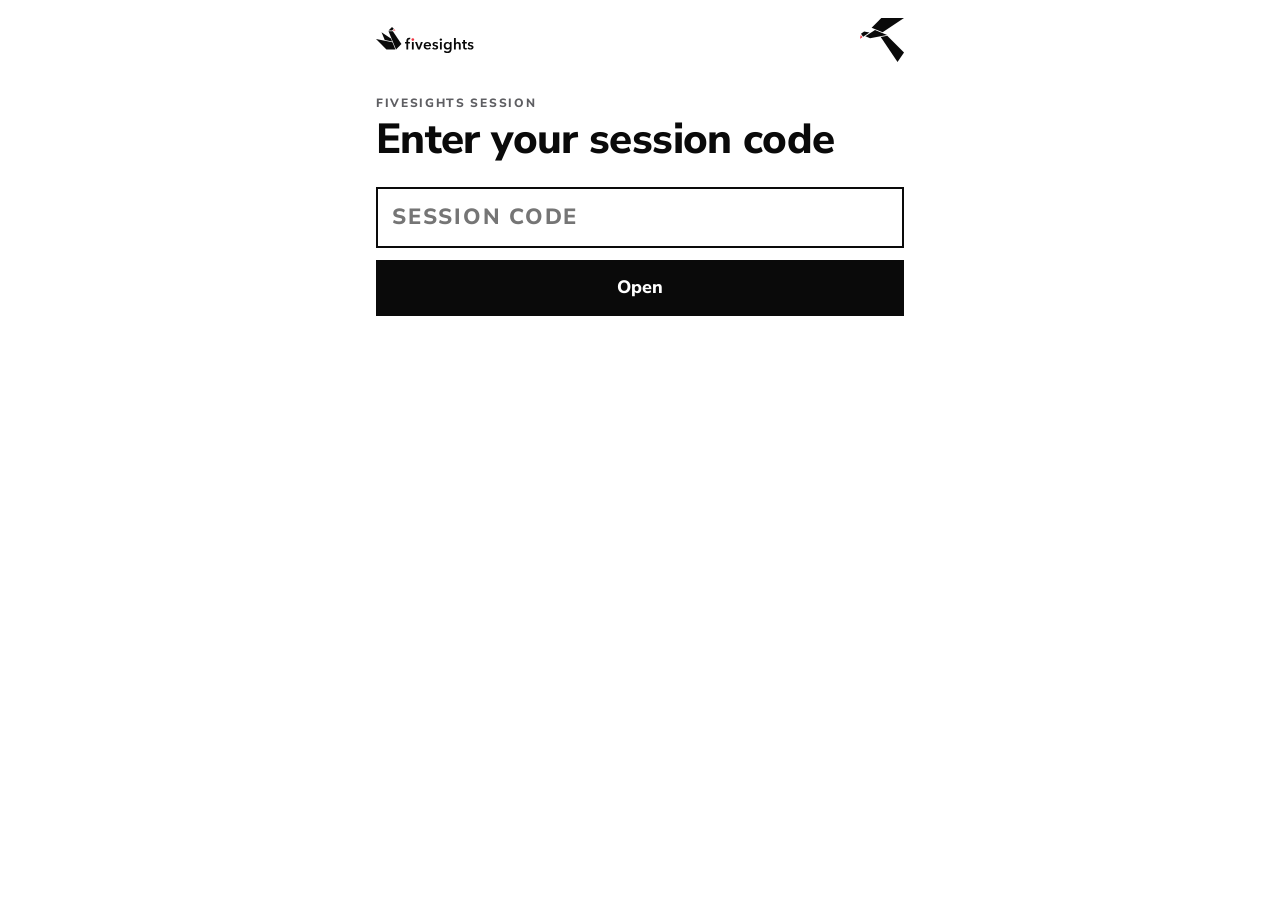
<file: s/index.html>
<!doctype html>
<html lang="en-GB">
<head>
<meta charset="utf-8">
<meta name="viewport" content="width=device-width, initial-scale=1">
<meta name="robots" content="noindex, nofollow">
<meta name="theme-color" content="#FFFFFF">
<title>Your session · fivesights</title>
<link rel="icon" href="/brand/favicon.svg" type="image/svg+xml">
<link rel="apple-touch-icon" href="/brand/favicon-180.png">
<link rel="stylesheet" href="/s/hub.css">
</head>
<body>
<div class="top"><a href="/"><img class="lock" src="/brand/fivesights-lockup-horizontal.svg" alt="fivesights" width="98" height="26"></a><img class="form" src="/brand/fivesights-flight.svg" alt=""></div>
<main id="hub"></main>
<script src="/s/hub.js?v=3"></script>
</body>
</html>
</file>
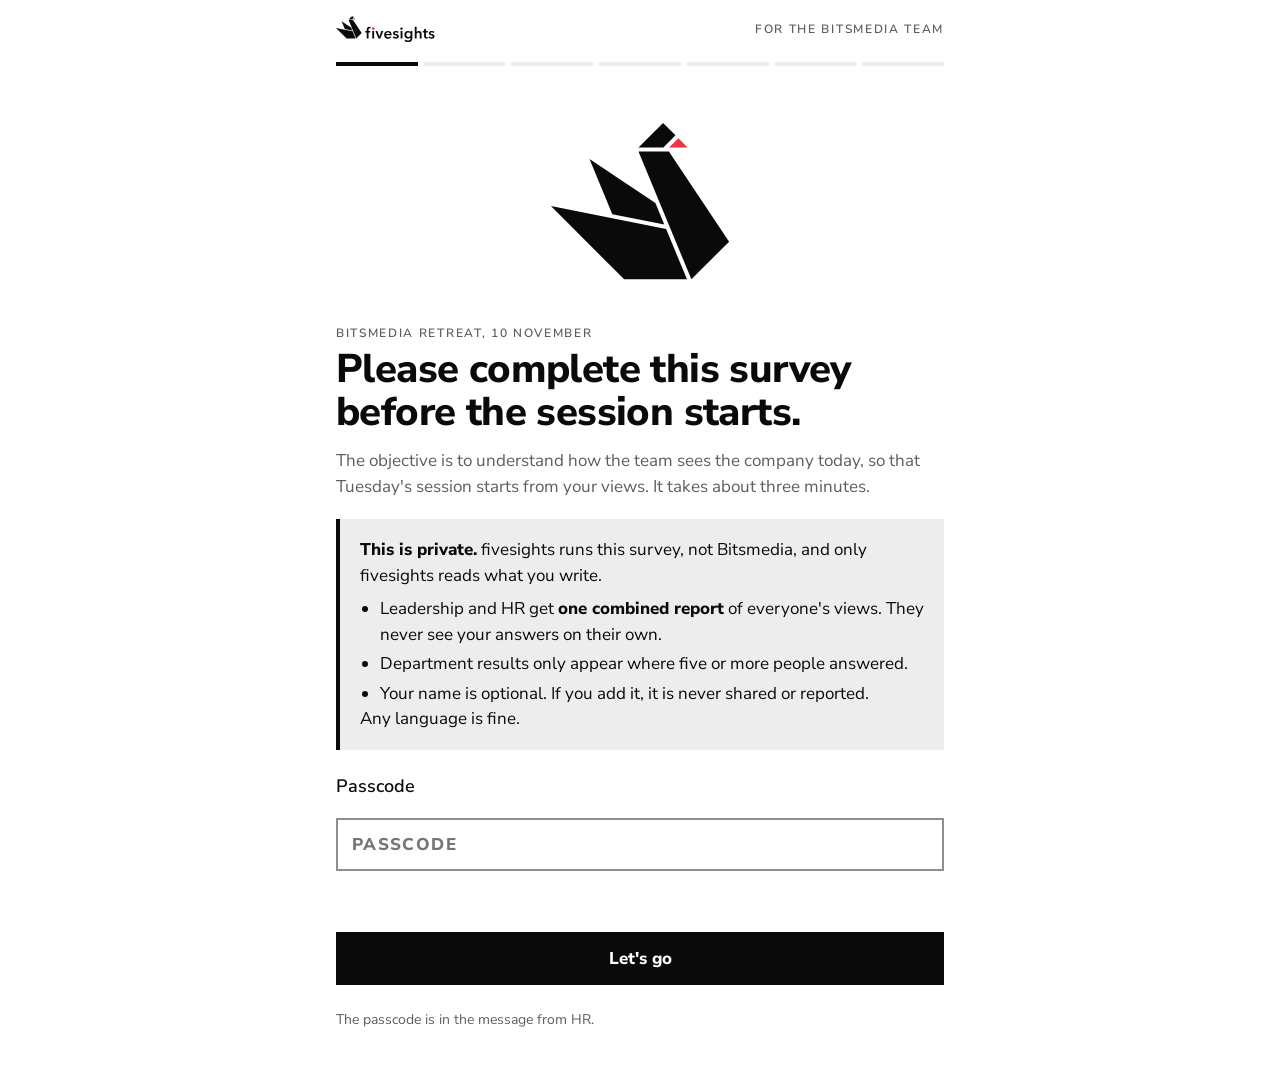
<file: pulse/bitsmedia/index.html>
<!doctype html>
<html lang="en-GB">
<head>
<meta charset="utf-8">
<meta name="viewport" content="width=device-width, initial-scale=1">
<meta name="robots" content="noindex, nofollow">
<title>Before Tuesday</title>
<meta name="description" content="A short, private pulse before the Bitsmedia retreat.">
<link rel="icon" href="../../brand/favicon.svg" type="image/svg+xml">
<link rel="stylesheet" href="../pulse.css">
</head>
<body>
<div class="top">
  <img src="../../brand/fivesights-lockup-horizontal.svg" alt="fivesights" width="98" height="26">
  <span class="for">For the Bitsmedia team</span>
</div>
<div id="pulse"></div>
<script>
window.PULSE = { survey: "muslimpro-2026", stage: "pre", api: "https://fivesights-pulse.vercel.app", screens: [] };
</script>
<script src="questions.js"></script>
<script src="../pulse.js"></script>
</body>
</html>
</file>
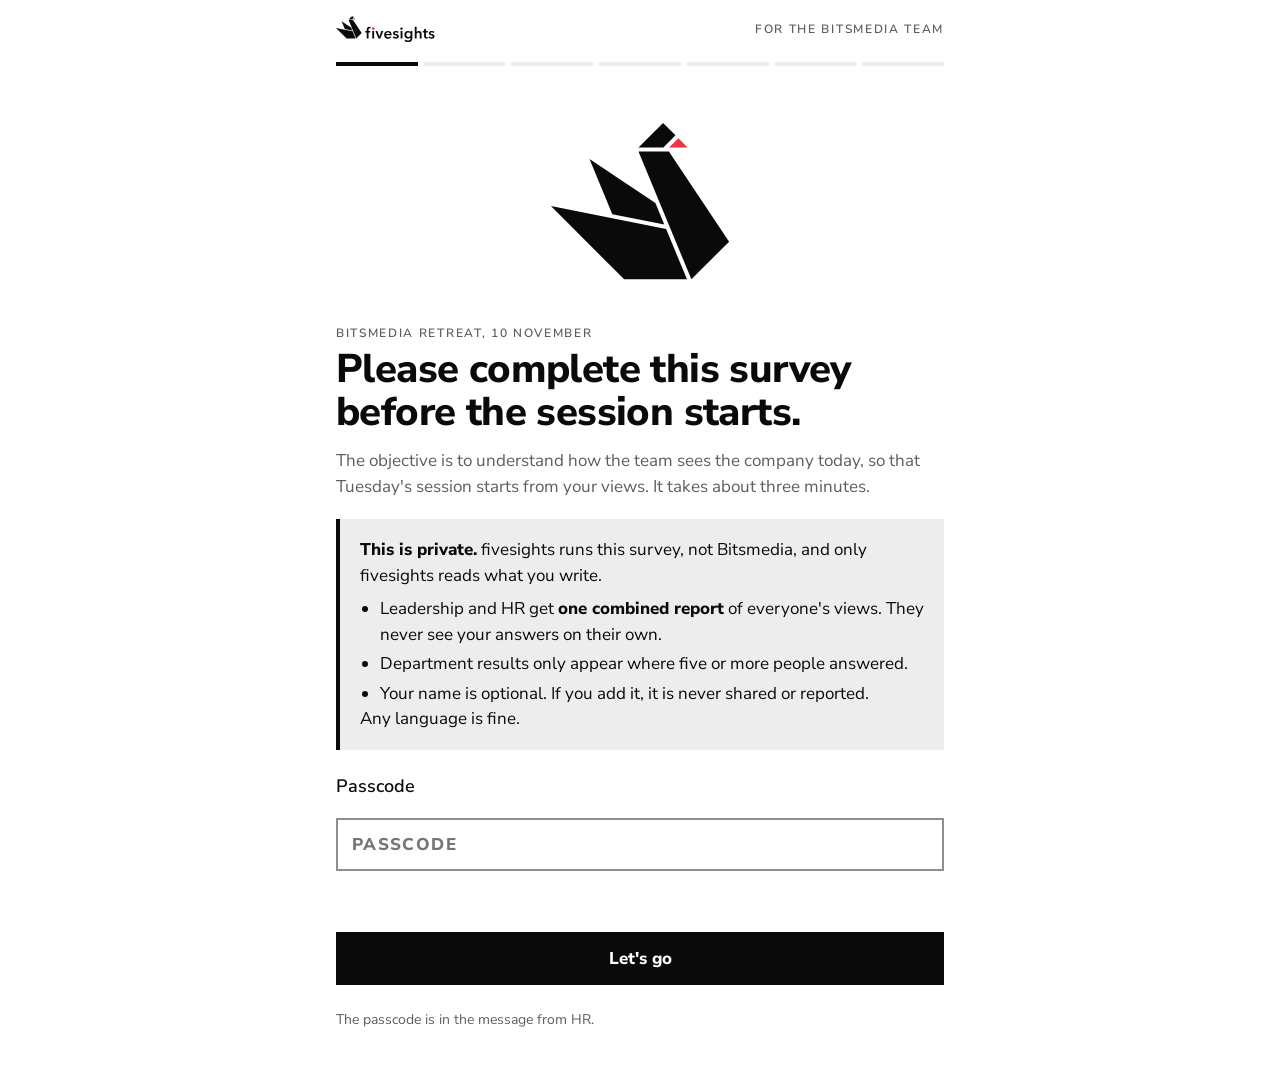
<file: pulse/muslimpro/index.html>
<!doctype html><html lang="en-GB"><head><meta charset="utf-8"><meta name="robots" content="noindex, nofollow"><title>Moved</title>
<meta http-equiv="refresh" content="0; url=/pulse/bitsmedia/"><script>location.replace("/pulse/bitsmedia/");</script></head>
<body><p><a href="/pulse/bitsmedia/">Continue to the survey</a></p></body></html>
</file>
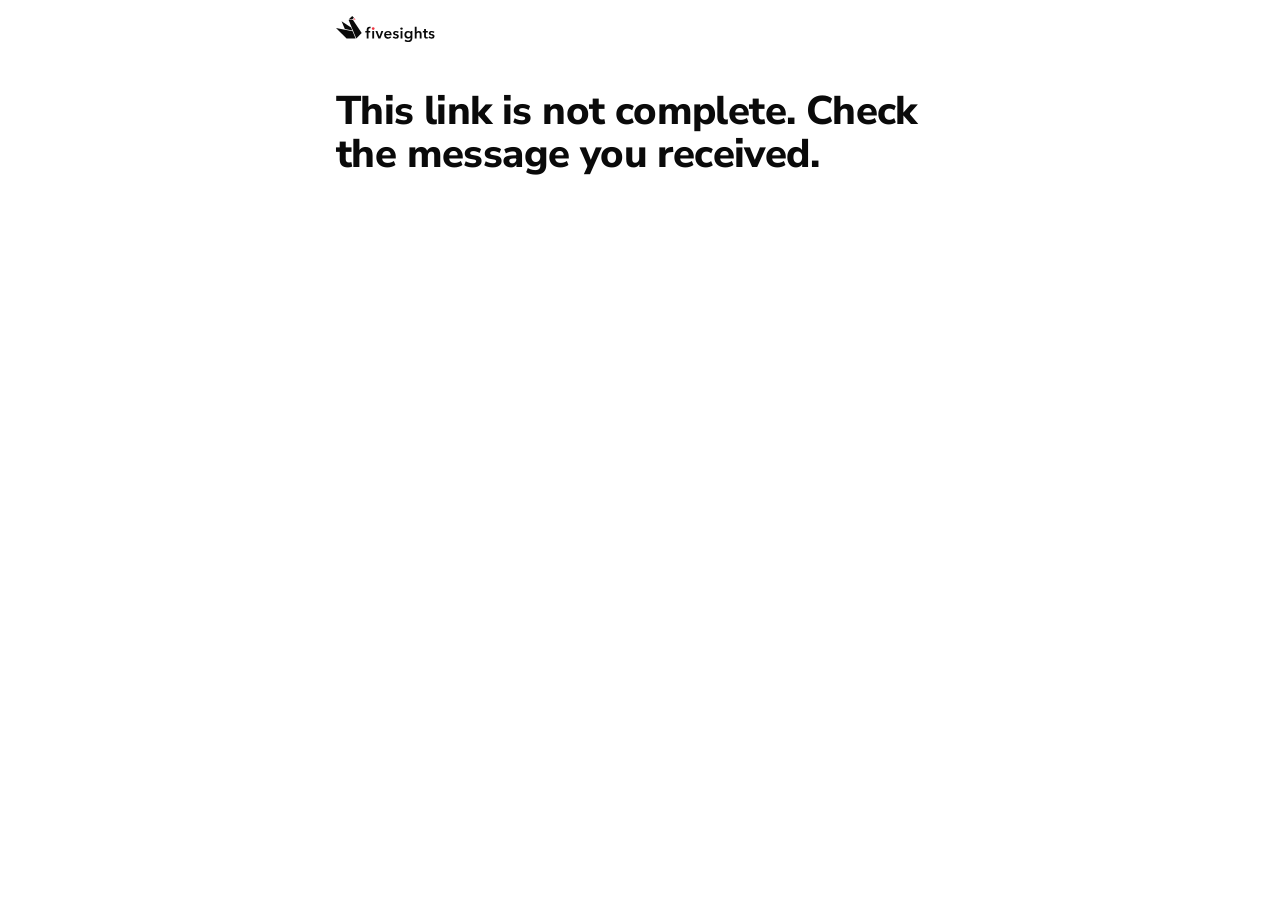
<file: pulse/s/index.html>
<!doctype html>
<html lang="en-GB">
<head>
<meta charset="utf-8">
<meta name="viewport" content="width=device-width, initial-scale=1">
<meta name="robots" content="noindex, nofollow">
<title>A short, private survey</title>
<link rel="icon" href="../../brand/favicon.svg" type="image/svg+xml">
<link rel="stylesheet" href="../pulse.css">
</head>
<body>
<div class="top">
  <img src="../../brand/fivesights-lockup-horizontal.svg" alt="fivesights" width="98" height="26">
  <span class="for" id="for"></span>
</div>
<div id="pulse"></div>
<script>
(function () {
  var API = "https://fivesights-pulse.vercel.app";
  var q = new URLSearchParams(location.search);
  var id = (q.get("id") || "").toLowerCase(), stage = q.get("stage") === "post" ? "post" : "pre";
  var root = document.getElementById("pulse");
  function fail(msg) { root.innerHTML = '<main class="card"><h1 class="title" style="margin-top:48px"></h1></main>'; root.querySelector("h1").textContent = msg; }
  if (!/^[a-z0-9][a-z0-9-]{2,59}$/.test(id)) return fail("This link is not complete. Check the message you received.");
  fetch(API + "/api/survey?id=" + encodeURIComponent(id) + "&stage=" + stage).then(function (r) { return r.json(); }).then(function (j) {
    if (!j.ok) return fail(j.error || "This survey is not available.");
    document.getElementById("for").textContent = j.forLine || "";
    if (j.draft) document.title = "Preview: " + document.title;
    window.PULSE = { survey: j.id, stage: j.stage, api: API, screens: j.screens };
    var s = document.createElement("script"); s.src = "../pulse.js"; document.body.appendChild(s);
  }).catch(function () { fail("No connection. Try again in a moment."); });
})();
</script>
</body>
</html>
</file>
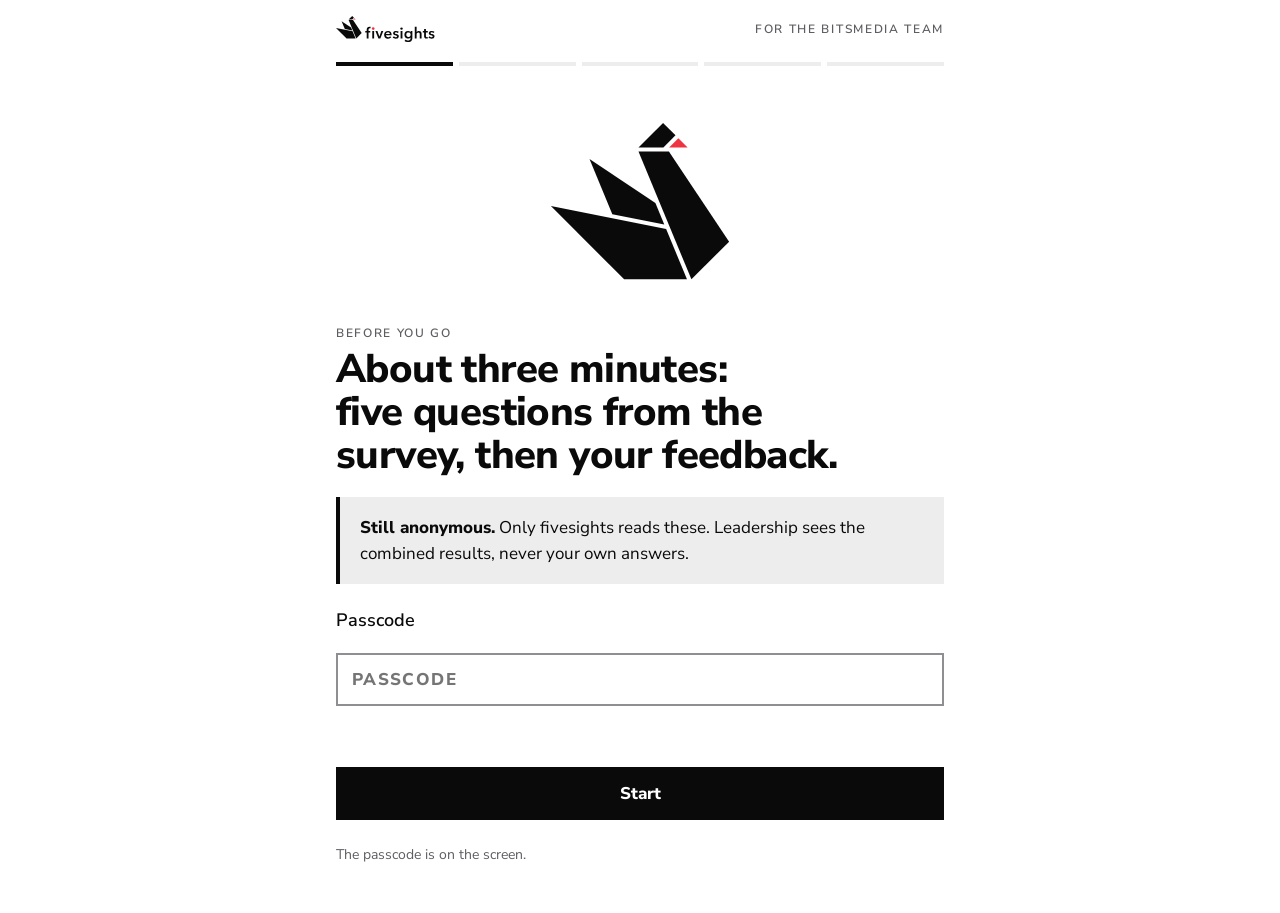
<file: pulse/bitsmedia/after/index.html>
<!doctype html>
<html lang="en-GB">
<head>
<meta charset="utf-8">
<meta name="viewport" content="width=device-width, initial-scale=1">
<meta name="robots" content="noindex, nofollow">
<title>After this morning</title>
<meta name="description" content="Two minutes, after the session.">
<link rel="icon" href="../../../brand/favicon.svg" type="image/svg+xml">
<link rel="stylesheet" href="../../pulse.css">
</head>
<body>
<div class="top">
  <img src="../../../brand/fivesights-lockup-horizontal.svg" alt="fivesights" width="98" height="26">
  <span class="for">For the Bitsmedia team</span>
</div>
<div id="pulse"></div>
<script>
window.PULSE = { survey: "muslimpro-2026", stage: "post", api: "https://fivesights-pulse.vercel.app", screens: [] };
</script>
<script src="questions.js"></script>
<script src="../../pulse.js"></script>
</body>
</html>
</file>
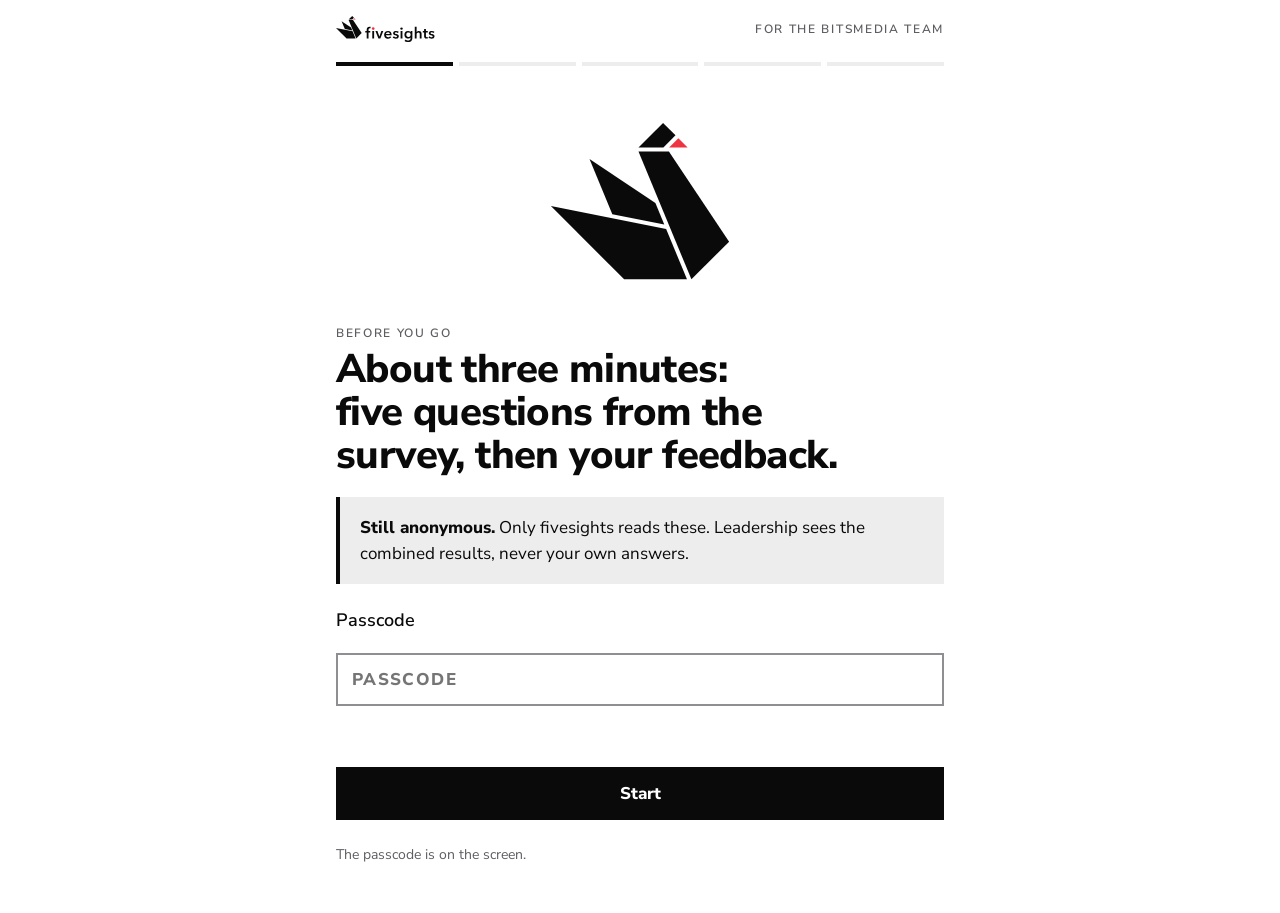
<file: pulse/muslimpro/after/index.html>
<!doctype html><html lang="en-GB"><head><meta charset="utf-8"><meta name="robots" content="noindex, nofollow"><title>Moved</title>
<meta http-equiv="refresh" content="0; url=/pulse/bitsmedia/after/"><script>location.replace("/pulse/bitsmedia/after/");</script></head>
<body><p><a href="/pulse/bitsmedia/after/">Continue to the survey</a></p></body></html>
</file>
<file: s/hub.css>
@import url('https://fonts.googleapis.com/css2?family=Nunito+Sans:opsz,wght@6..12,400;6..12,600;6..12,800&display=swap');
:root { color-scheme: light; --paper:#FFFFFF; --ink:#0A0A0A; --red:#EF3340; --graphite:#5E5E62; --mist:#EDEDEE; --slate:#8E8E93; }
* { box-sizing: border-box; }
body { margin:0; background:var(--paper); color:var(--ink); font:17px/1.5 "Nunito Sans", system-ui, sans-serif; -webkit-font-smoothing:antialiased; }
.top { max-width:560px; margin:0 auto; padding:18px 16px 0; display:flex; justify-content:space-between; align-items:center; }
.top img.lock { height:26px; display:block; }
.top img.form { height:44px; width:auto; }
#hub { max-width:560px; margin:0 auto; padding:8px 16px 48px; }
.kicker { font-size:12px; font-weight:800; letter-spacing:.14em; text-transform:uppercase; color:var(--graphite); margin:24px 0 0; }
.title { font-size:clamp(30px,8vw,42px); line-height:1.06; font-weight:800; letter-spacing:-.015em; margin:6px 0 0; text-wrap:balance; font-variant-ligatures:none; }
.note { color:var(--graphite); margin:12px 0 0; }
.links { margin-top:24px; display:grid; gap:14px; }
.item { border:2px solid var(--ink); }
.link { display:flex; align-items:center; gap:14px; padding:16px; color:var(--ink); text-decoration:none; min-height:72px; }
.link:active { background:var(--mist); }
.n { flex:0 0 36px; height:36px; display:flex; align-items:center; justify-content:center; background:var(--ink); color:var(--paper); font-weight:800; }
.body { flex:1; display:flex; flex-direction:column; }
.label { font-weight:800; font-size:19px; line-height:1.25; }
.desc { color:var(--graphite); font-size:15px; }
.go { font-size:24px; font-weight:800; }
.pass { width:100%; display:flex; align-items:center; gap:10px; border:0; border-top:2px solid var(--ink); background:var(--mist); padding:10px 16px; font:inherit; color:var(--ink); cursor:pointer; text-align:left; }
.pl { font-size:12px; font-weight:800; letter-spacing:.12em; text-transform:uppercase; color:var(--graphite); }
.pv { flex:1; font-weight:800; letter-spacing:.08em; font-size:18px; }
.pc { font-size:13px; font-weight:800; text-decoration:underline; }
.empty, .save { color:var(--graphite); font-size:15px; }
.save { margin-top:28px; border-top:1px solid var(--mist); padding-top:14px; }
:focus-visible { outline:3px solid var(--ink); outline-offset:3px; }
.codeform { margin-top:24px; display:grid; gap:12px; }
.codeform input { min-height:56px; padding:12px 14px; border:2px solid var(--slate); font:inherit; font-size:22px; font-weight:800; letter-spacing:.08em; text-transform:uppercase; border-radius:0; }
.codeform input:focus { border-color:var(--ink); outline:none; }
.btn { min-height:56px; border:2px solid var(--ink); background:var(--ink); color:var(--paper); font:inherit; font-weight:800; font-size:18px; cursor:pointer; border-radius:0; }
.err { color:#C8102E; font-weight:600; min-height:1.2em; margin:0; }
</file>
<file: pulse/pulse.css>
/* fivesights pulse. Brand guidelines 1.4 tokens, with a lighter hand:
   a form per screen that folds as you go, chunkier controls for thumbs,
   and a tug of war. Paper and ink; red stays on the beak. */
@import url('https://fonts.googleapis.com/css2?family=Nunito+Sans:opsz,wght@6..12,400;6..12,600;6..12,800&display=swap');

:root {
  color-scheme: light;
  --paper: #FFFFFF; --ink: #0A0A0A; --red: #EF3340; --red-text: #C8102E;
  --graphite: #5E5E62; --mist: #EDEDEE; --slate: #8E8E93;
  --sans: "Nunito Sans", system-ui, sans-serif;
  --t: 150ms;
}

*, *::before, *::after { box-sizing: border-box; }
html { -webkit-text-size-adjust: 100%; }
body {
  margin: 0; background: var(--paper); color: var(--ink);
  font-family: var(--sans); font-size: 17px; line-height: 1.5;
  -webkit-font-smoothing: antialiased;
}
h1, h2, p { margin: 0; }
button, input, select, textarea { font: inherit; color: inherit; }
:focus-visible { outline: 3px solid var(--ink); outline-offset: 3px; }

.top {
  max-width: 640px; margin: 0 auto; padding: 16px 16px 0;
  display: flex; align-items: center; justify-content: space-between; gap: 16px;
}
.top img { height: 26px; width: auto; display: block; }
.top .for { font-size: 12px; font-weight: 600; letter-spacing: 0.14em; text-transform: uppercase; color: var(--graphite); text-align: right; }

#pulse { max-width: 640px; margin: 0 auto; padding: 0 16px 48px; }

.progress { display: flex; gap: 6px; margin: 20px 0 0; }
.progress span { flex: 1; height: 4px; background: var(--mist); transition: background var(--t); }
.progress span.done, .progress span.on { background: var(--ink); }

.fold-wrap { margin: 28px auto 8px; width: min(300px, 70vw); aspect-ratio: 1400 / 1000; }
.fold { width: 100%; height: 100%; overflow: visible; }

.card { outline: none; }
.card > .label {
  font-size: 12px; font-weight: 600; letter-spacing: 0.14em; text-transform: uppercase;
  color: var(--graphite); margin-top: 8px;
}
.title {
  font-size: clamp(28px, 7vw, 40px); line-height: 1.08; letter-spacing: -0.015em; font-weight: 800;
  margin-top: 6px; text-wrap: balance; font-variant-ligatures: none;
}
.intro { margin-top: 14px; color: var(--graphite); }
.intro p + p { margin-top: 10px; }
.intro strong { color: var(--ink); }

.privacy {
  margin-top: 20px; padding: 18px 18px 18px 20px; background: var(--mist);
  border-left: 4px solid var(--ink);
}
.privacy p + p { margin-top: 8px; }
.privacy strong { font-weight: 800; }
.privacy ul { margin: 8px 0 0; padding-left: 20px; }
.privacy li + li { margin-top: 4px; }

.items { margin-top: 24px; display: grid; gap: 28px; }
.q-label { display: block; font-weight: 600; font-size: 18px; line-height: 1.35; }
.q-label .opt { font-weight: 400; color: var(--graphite); font-size: 14px; }
.q-hint { color: var(--graphite); font-size: 15px; margin-top: 4px; }
.q.needs .q-label::after { content: " (needed)"; color: var(--red-text); font-weight: 600; font-size: 14px; }

input[type="text"], select, textarea {
  display: block; width: 100%; margin-top: 10px; min-height: 52px;
  padding: 12px 14px; border: 2px solid var(--slate); border-radius: 0; background: var(--paper);
  font-size: 17px; transition: border-color var(--t);
}
textarea { resize: vertical; min-height: 96px; }
input[type="text"]:focus, select:focus, textarea:focus { border-color: var(--ink); outline: none; }
input.word { font-size: 24px; font-weight: 800; text-align: center; letter-spacing: 0.01em; }
select { appearance: none; -webkit-appearance: none;
  background-image: linear-gradient(45deg, transparent 50%, var(--ink) 50%), linear-gradient(135deg, var(--ink) 50%, transparent 50%);
  background-position: calc(100% - 22px) 50%, calc(100% - 16px) 50%; background-size: 6px 6px; background-repeat: no-repeat; padding-right: 44px; }

.chips { display: flex; flex-wrap: wrap; gap: 8px; margin-top: 10px; }
.chip {
  min-height: 44px; padding: 8px 16px; border: 2px solid var(--ink); background: var(--paper);
  cursor: pointer; font-weight: 600; transition: background var(--t), color var(--t);
}
.chip[aria-checked="true"] { background: var(--ink); color: var(--paper); }

/* 1 to 5 */
.scale-rows { margin-top: 12px; display: grid; gap: 18px; }
.row-label { font-size: 16px; margin-bottom: 8px; }
.dots { display: grid; grid-template-columns: repeat(5, 1fr); gap: 6px; }
.dot {
  height: 48px; border: 2px solid var(--ink); background: var(--paper); cursor: pointer;
  font-weight: 800; font-size: 17px; transition: background var(--t), color var(--t), transform var(--t);
}
.dot[aria-checked="true"] { background: var(--ink); color: var(--paper); transform: translateY(-2px); }
.scale-ends { display: flex; justify-content: space-between; font-size: 13px; color: var(--graphite); margin-top: -6px; }

/* Tug of war */
.tug { margin-top: 12px; padding: 14px 10px 10px; background: var(--mist); }
.tug-poles { display: flex; padding-left: 54px; justify-content: space-between; gap: 16px; font-weight: 800; font-size: 15px; line-height: 1.25; margin-bottom: 6px; }
.tug-poles span:last-child { text-align: right; }
.tug-row { display: grid; grid-template-columns: 44px minmax(0, 1fr); align-items: center; gap: 10px; min-height: 48px; }
.tug-tag { font-size: 12px; font-weight: 800; letter-spacing: 0.12em; }
.tug-next .tug-tag { color: var(--graphite); }
.tug-row.untouched .tug-tag { opacity: 0.55; }

.taps { position: relative; display: grid; grid-template-columns: repeat(7, minmax(0, 1fr)); align-items: center; height: 44px; }
.taps::before { content: ""; position: absolute; left: 7%; right: 7%; top: 50%; height: 3px; margin-top: -1.5px;
  background: repeating-linear-gradient(90deg, var(--ink) 0 8px, transparent 8px 12px); }
.tap { position: relative; justify-self: center; width: 100%; max-width: 44px; height: 44px; min-width: 0; padding: 0; border: 0; background: transparent; cursor: pointer; }
.tap::after { content: ""; position: absolute; left: 50%; top: 50%; width: 14px; height: 14px; margin: -7px 0 0 -7px;
  background: var(--paper); border: 2px solid var(--ink); border-radius: 50%; transition: transform var(--t); }
.tug-now .tap[aria-checked="true"]::after { width: 28px; height: 28px; margin: -14px 0 0 -14px; background: var(--ink); }
.tug-next .tap[aria-checked="true"]::after { width: 28px; height: 28px; margin: -14px 0 0 -14px; border-width: 4px; }
.tap:hover::after { transform: scale(1.2); }
.q-tug + .q-tug { margin-top: -12px; }

input[type="range"] { -webkit-appearance: none; appearance: none; width: 100%; height: 44px; background: transparent; margin: 0; cursor: pointer; }
input[type="range"]::-webkit-slider-runnable-track { height: 6px; background: repeating-linear-gradient(90deg, var(--ink) 0 10px, transparent 10px 14px); }
input[type="range"]::-moz-range-track { height: 6px; background: repeating-linear-gradient(90deg, var(--ink) 0 10px, transparent 10px 14px); }
input[type="range"]::-webkit-slider-thumb { -webkit-appearance: none; width: 30px; height: 30px; margin-top: -12px; background: var(--ink); border: 3px solid var(--paper); box-shadow: 0 0 0 2px var(--ink); }
input[type="range"]::-moz-range-thumb { width: 26px; height: 26px; background: var(--ink); border: 3px solid var(--paper); box-shadow: 0 0 0 2px var(--ink); border-radius: 0; }
.tug-next input[type="range"]::-webkit-slider-thumb { background: var(--paper); border: 3px solid var(--ink); box-shadow: none; border-radius: 50%; }
.tug-next input[type="range"]::-moz-range-thumb { background: var(--paper); border: 3px solid var(--ink); box-shadow: none; border-radius: 50%; }
.tug-row.untouched input[type="range"]::-webkit-slider-thumb { opacity: 0.35; }
.tug-row.untouched input[type="range"]::-moz-range-thumb { opacity: 0.35; }

/* Buttons: square, 48 px */
.actions { display: flex; gap: 12px; margin-top: 28px; }
.btn {
  flex: 1; min-height: 52px; padding: 12px 24px; border: 2px solid var(--ink); border-radius: 0;
  background: var(--ink); color: var(--paper); font-weight: 800; font-size: 17px; cursor: pointer;
  transition: transform var(--t), background var(--t);
}
.btn:hover { transform: translateY(-1px); }
.btn:active { transform: translateY(1px); }
.btn:disabled { opacity: 0.6; cursor: progress; }
.btn-ghost { flex: 0 0 auto; background: var(--paper); color: var(--ink); }
.gate { margin-top: 24px; display: grid; gap: 10px; }
.gate input { text-transform: uppercase; letter-spacing: 0.08em; font-weight: 800; }
.gate .btn { margin-top: 8px; }
.err { color: var(--red-text); font-weight: 600; min-height: 1.2em; margin-top: 12px; }
.foot { margin-top: 24px; font-size: 14px; color: var(--graphite); }
.foot a { color: var(--red-text); }

@media (prefers-reduced-motion: reduce) {
  .btn, .dot, .chip, .progress span { transition: none; }
}

/* Photos (worksheets) */
.photo input[type="file"] { position: absolute; width: 1px; height: 1px; opacity: 0; }
.photo-btn { display: inline-flex; align-items: center; justify-content: center; margin-top: 10px; width: 100%; }
.photo .thumb { display: none; width: 100%; max-height: 320px; object-fit: contain; margin-top: 10px; background: var(--mist); }
</file>
